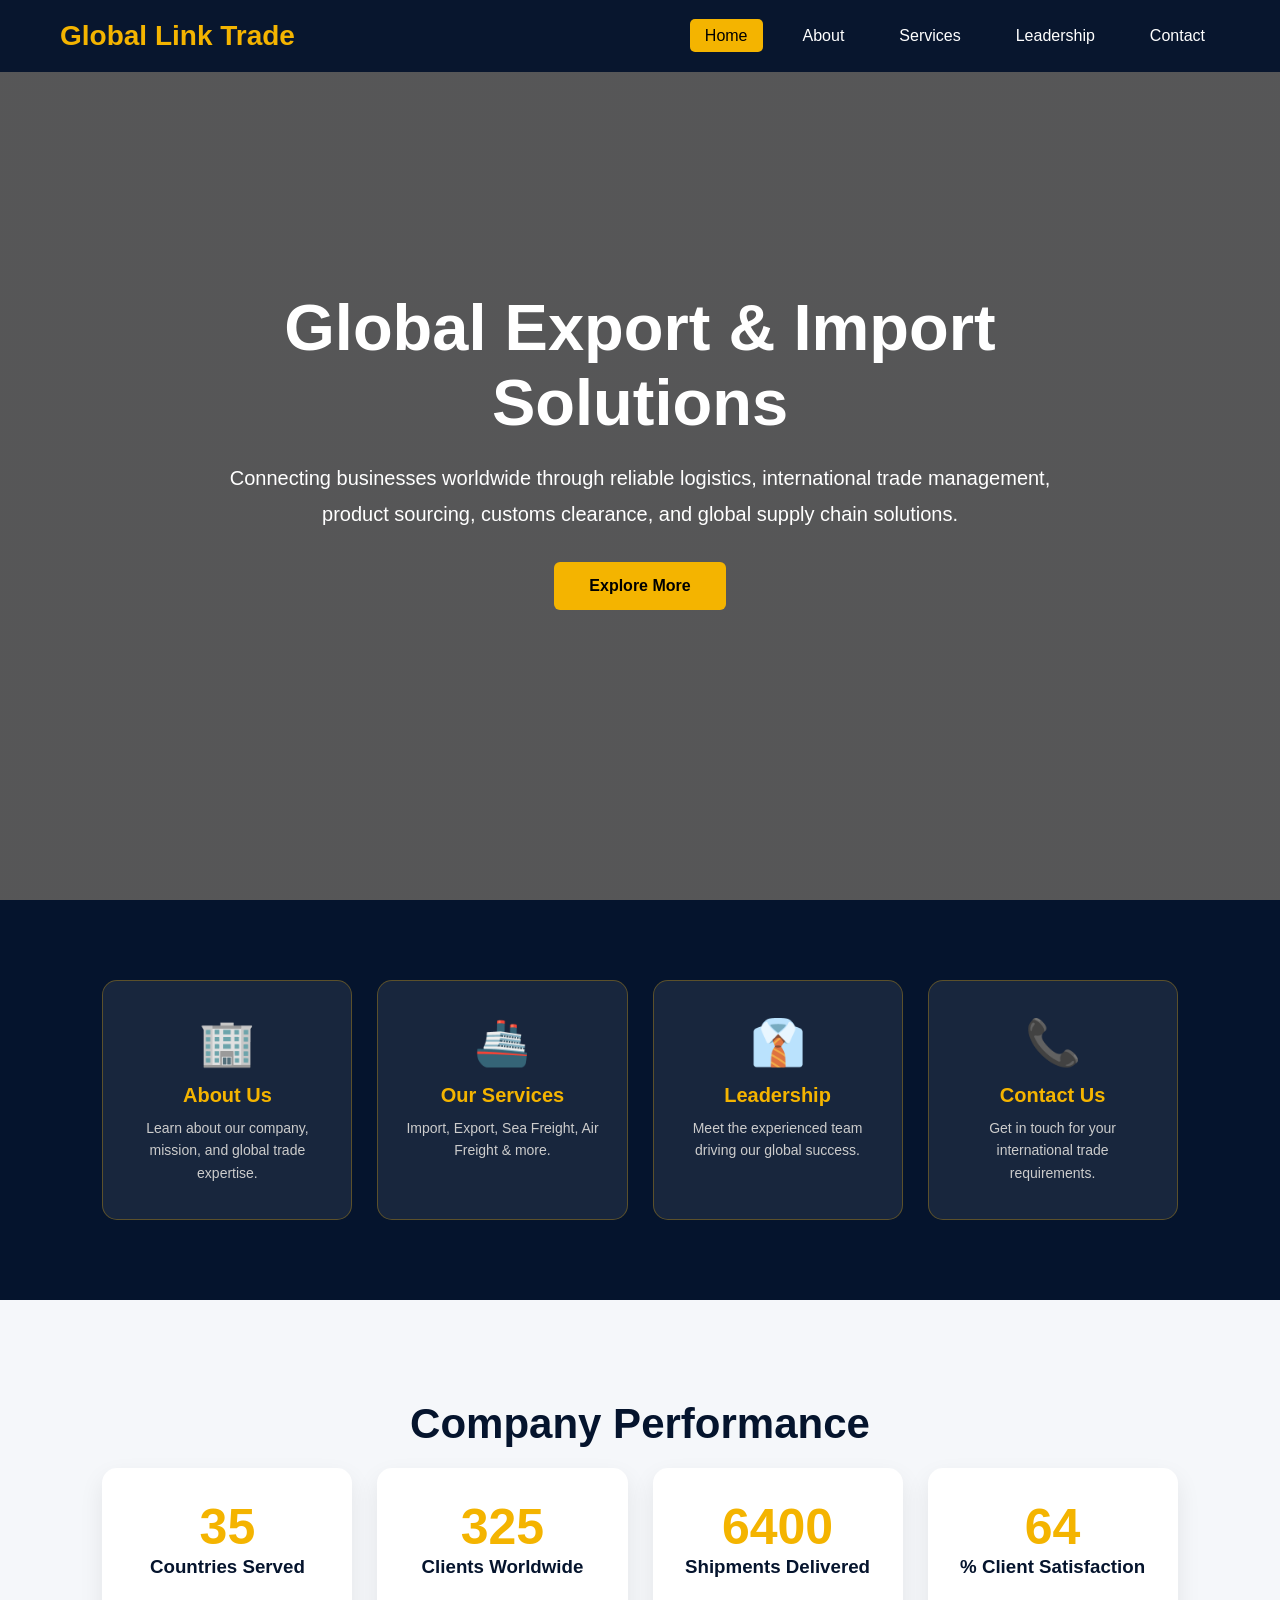
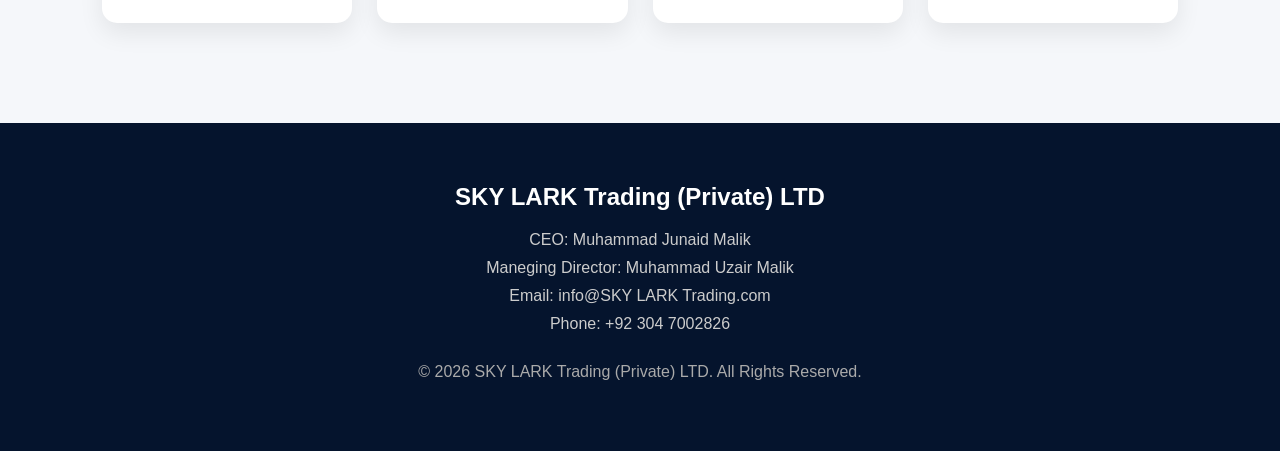
<file: index.html>
<!DOCTYPE html>
<html lang="en">
<head>
    <link rel="icon" type="image/x-icon" href="favicon.ico">
    <meta charset="UTF-8">
    <meta name="viewport" content="width=device-width, initial-scale=1.0">
    <title>SKY LARK Trading (Private) Ltd</title>
    <link rel="stylesheet" href="style.css">
    <style>
        .hero{
            height:100vh;
            background:linear-gradient(rgba(0,0,0,.65),rgba(0,0,0,.65)),
            url("https://images.unsplash.com/photo-1578575437130-527eed3abbec");
            background-size:cover;
            background-position:center;
            display:flex;
            align-items:center;
            justify-content:center;
            text-align:center;
            color:white;
            padding:20px;
        }
        .hero-content{ max-width:850px; }
        .hero h1{ font-size:65px; margin-bottom:20px; }
        .hero p{ font-size:20px; line-height:1.8; margin-bottom:30px; }

        .quick-links{
            display:grid;
            grid-template-columns:repeat(auto-fit,minmax(220px,1fr));
            gap:25px;
            padding:80px 8%;
            background:#05142d;
        }
        .quick-card{
            background:rgba(255,255,255,0.08);
            border:1px solid rgba(244,180,0,0.3);
            padding:35px 25px;
            border-radius:15px;
            text-align:center;
            text-decoration:none;
            color:white;
            transition:.3s;
        }
        .quick-card:hover{
            background:rgba(244,180,0,0.15);
            border-color:#f4b400;
            transform:translateY(-5px);
        }
        .quick-card .icon{ font-size:45px; margin-bottom:15px; }
        .quick-card h3{ color:#f4b400; font-size:20px; margin-bottom:10px; }
        .quick-card p{ color:#ccc; font-size:14px; line-height:1.6; }

        @media(max-width:768px){
            .hero h1{ font-size:40px; }
        }
    </style>
</head>
<body>

<header>
    <div class="navbar">
        <a href="index.html" class="logo">Global Link Trade</a>
        <ul class="nav-links">
            <li><a href="index.html" class="active">Home</a></li>
            <li><a href="about.html">About</a></li>
            <li><a href="services.html">Services</a></li>
            <li><a href="leadership.html">Leadership</a></li>
            <li><a href="contact.html">Contact</a></li>
        </ul>
    </div>
</header>

<!-- HERO -->
<section class="hero">
    <div class="hero-content">
        <h1>Global Export & Import Solutions</h1>
        <p>Connecting businesses worldwide through reliable logistics, international trade management, product sourcing, customs clearance, and global supply chain solutions.</p>
        <a href="about.html" class="btn">Explore More</a>
    </div>
</section>

<!-- QUICK LINKS -->
<div class="quick-links">
    <a href="about.html" class="quick-card">
        <div class="icon">🏢</div>
        <h3>About Us</h3>
        <p>Learn about our company, mission, and global trade expertise.</p>
    </a>
    <a href="services.html" class="quick-card">
        <div class="icon">🚢</div>
        <h3>Our Services</h3>
        <p>Import, Export, Sea Freight, Air Freight & more.</p>
    </a>
    <a href="leadership.html" class="quick-card">
        <div class="icon">👔</div>
        <h3>Leadership</h3>
        <p>Meet the experienced team driving our global success.</p>
    </a>
    <a href="contact.html" class="quick-card">
        <div class="icon">📞</div>
        <h3>Contact Us</h3>
        <p>Get in touch for your international trade requirements.</p>
    </a>
</div>

<!-- STATS -->
<section style="background:#f5f7fa;">
    <h2 class="section-title">Company Performance</h2>
    <div class="service-grid">
        <div class="service-card" style="text-align:center;">
            <h2 style="font-size:50px;color:#f4b400;" class="counter" data-target="35">0</h2>
            <h3>Countries Served</h3>
        </div>
        <div class="service-card" style="text-align:center;">
            <h2 style="font-size:50px;color:#f4b400;" class="counter" data-target="500">0</h2>
            <h3>Clients Worldwide</h3>
        </div>
        <div class="service-card" style="text-align:center;">
            <h2 style="font-size:50px;color:#f4b400;" class="counter" data-target="10000">0</h2>
            <h3>Shipments Delivered</h3>
        </div>
        <div class="service-card" style="text-align:center;">
            <h2 style="font-size:50px;color:#f4b400;" class="counter" data-target="98">0</h2>
            <h3>% Client Satisfaction</h3>
        </div>
    </div>
</section>

<!-- FOOTER -->
<footer>
    <h2>SKY LARK Trading (Private) LTD</h2>
    <p>CEO: Muhammad Junaid Malik</p>
    <p>Maneging Director: Muhammad Uzair Malik</p>
    <p>Email: info@SKY LARK Trading.com</p>
    <p>Phone: +92 304 7002826</p>
    <p style="margin-top:30px;color:#aaa;">© 2026 SKY LARK Trading (Private) LTD. All Rights Reserved.</p>
</footer>

<script>
const counters = document.querySelectorAll('.counter');
counters.forEach(counter => {
    const updateCounter = () => {
        const target = +counter.getAttribute('data-target');
        const count = +counter.innerText;
        const increment = target / 100;
        if(count < target){
            counter.innerText = Math.ceil(count + increment);
            setTimeout(updateCounter, 20);
        } else {
            counter.innerText = target;
        }
    };
    updateCounter();
});
</script>

</body>
</html>
</file>
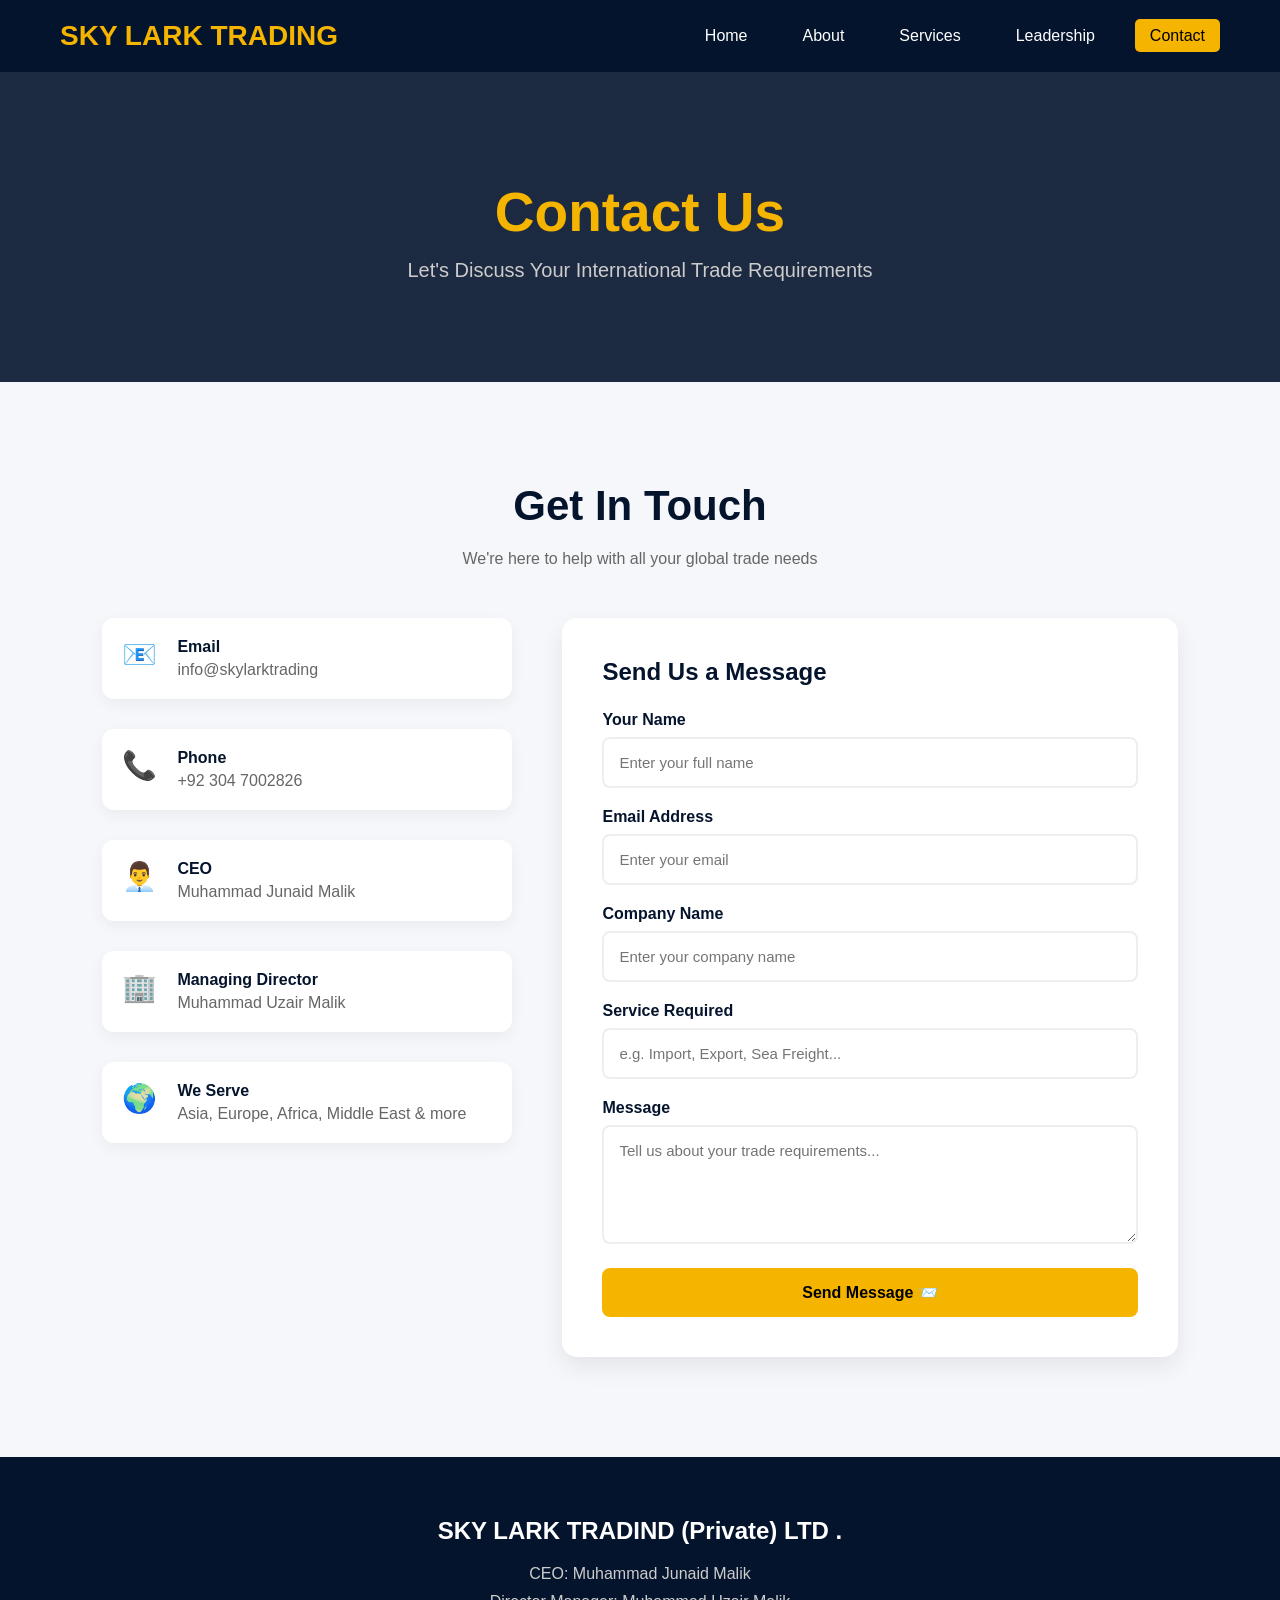
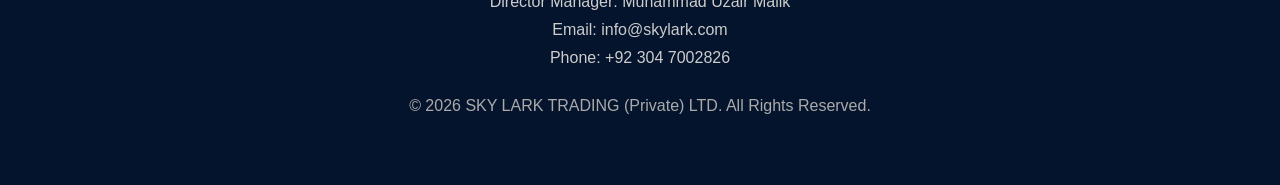
<file: contact.html>
<!DOCTYPE html>
<html lang="en">
<head>
    <link rel="icon" type="image/x-icon" href="favicon.ico">
    <meta charset="UTF-8">
    <meta name="viewport" content="width=device-width, initial-scale=1.0">
    <title>Contact Us - SKY LARK TRADIING</title>
    <link rel="stylesheet" href="style.css">
    <style>
        .contact-grid{
            display:grid;
            grid-template-columns:1fr 1.5fr;
            gap:50px;
            align-items:start;
        }
        .contact-info{ }
        .info-item{
            display:flex;
            align-items:flex-start;
            gap:15px;
            margin-bottom:30px;
            background:white;
            padding:20px;
            border-radius:12px;
            box-shadow:0 5px 15px rgba(0,0,0,.05);
        }
        .info-icon{
            font-size:28px;
            min-width:40px;
        }
        .info-item h4{ color:#05142d; margin-bottom:5px; }
        .info-item p{ color:#666; }

        .contact-form{ background:white; padding:40px; border-radius:15px; box-shadow:0 10px 25px rgba(0,0,0,.08); }
        .form-group{ margin-bottom:20px; }
        .form-group label{ display:block; color:#05142d; font-weight:600; margin-bottom:8px; }
        .form-group input,
        .form-group textarea{
            width:100%;
            padding:15px;
            border:2px solid #eee;
            border-radius:8px;
            font-size:15px;
            transition:.3s;
            outline:none;
        }
        .form-group input:focus,
        .form-group textarea:focus{
            border-color:#f4b400;
        }
        .form-group textarea{ resize:vertical; }
        .submit-btn{
            width:100%;
            padding:15px;
            background:#f4b400;
            border:none;
            border-radius:8px;
            font-size:16px;
            font-weight:bold;
            cursor:pointer;
            transition:.3s;
        }
        .submit-btn:hover{ background:#e6a800; transform:translateY(-2px); }

        @media(max-width:768px){
            .contact-grid{ grid-template-columns:1fr; }
        }
    </style>
</head>
<body>

<header>
    <div class="navbar">
        <a href="index.html" class="logo">SKY LARK TRADING</a>
        <ul class="nav-links">
            <li><a href="index.html">Home</a></li>
            <li><a href="about.html">About</a></li>
            <li><a href="services.html">Services</a></li>
            <li><a href="leadership.html">Leadership</a></li>
            <li><a href="contact.html" class="active">Contact</a></li>
        </ul>
    </div>
</header>

<!-- PAGE HERO -->
<div class="page-hero">
    <h1>Contact Us</h1>
    <p>Let's Discuss Your International Trade Requirements</p>
</div>

<!-- CONTACT SECTION -->
<section>
    <h2 class="section-title">Get In Touch</h2>
    <p class="section-sub">We're here to help with all your global trade needs</p>

    <div class="contact-grid">

        <!-- INFO -->
        <div class="contact-info">
            <div class="info-item">
                <div class="info-icon">📧</div>
                <div>
                    <h4>Email</h4>
                    <p>info@skylarktrading</p>
                </div>
            </div>
            <div class="info-item">
                <div class="info-icon">📞</div>
                <div>
                    <h4>Phone</h4>
                    <p>+92 304 7002826</p>
                </div>
            </div>
            <div class="info-item">
                <div class="info-icon">👨‍💼</div>
                <div>
                    <h4>CEO</h4>
                    <p>Muhammad Junaid Malik</p>
                </div>
            </div>
            <div class="info-item">
                <div class="info-icon">🏢</div>
                <div>
                    <h4> Managing Director</h4>
                    <p>Muhammad Uzair Malik</p>
                </div>
            </div>
            <div class="info-item">
                <div class="info-icon">🌍</div>
                <div>
                    <h4>We Serve</h4>
                    <p>Asia, Europe, Africa, Middle East & more</p>
                </div>
            </div>
        </div>

        <!-- FORM -->
        <div class="contact-form">
            <h3 style="color:#05142d;margin-bottom:25px;font-size:24px;">Send Us a Message</h3>
            <div class="form-group">
                <label>Your Name</label>
                <input type="text" placeholder="Enter your full name">
            </div>
            <div class="form-group">
                <label>Email Address</label>
                <input type="email" placeholder="Enter your email">
            </div>
            <div class="form-group">
                <label>Company Name</label>
                <input type="text" placeholder="Enter your company name">
            </div>
            <div class="form-group">
                <label>Service Required</label>
                <input type="text" placeholder="e.g. Import, Export, Sea Freight...">
            </div>
            <div class="form-group">
                <label>Message</label>
                <textarea rows="5" placeholder="Tell us about your trade requirements..."></textarea>
            </div>
            <button class="submit-btn">Send Message 📨</button>
        </div>

    </div>
</section>

<!-- FOOTER -->
<footer>
    <h2>SKY LARK TRADIND (Private) LTD .</h2></h2>
    <p>CEO: Muhammad Junaid Malik</p>
    <p>Director Manager: Muhammad Uzair Malik</p>
    <p>Email: info@skylark.com</p>
    <p>Phone: +92 304 7002826</p>
    <p style="margin-top:30px;color:#aaa;">© 2026 SKY LARK TRADING (Private) LTD. All Rights Reserved.</p>
</footer>

</body>
</html>
</file>
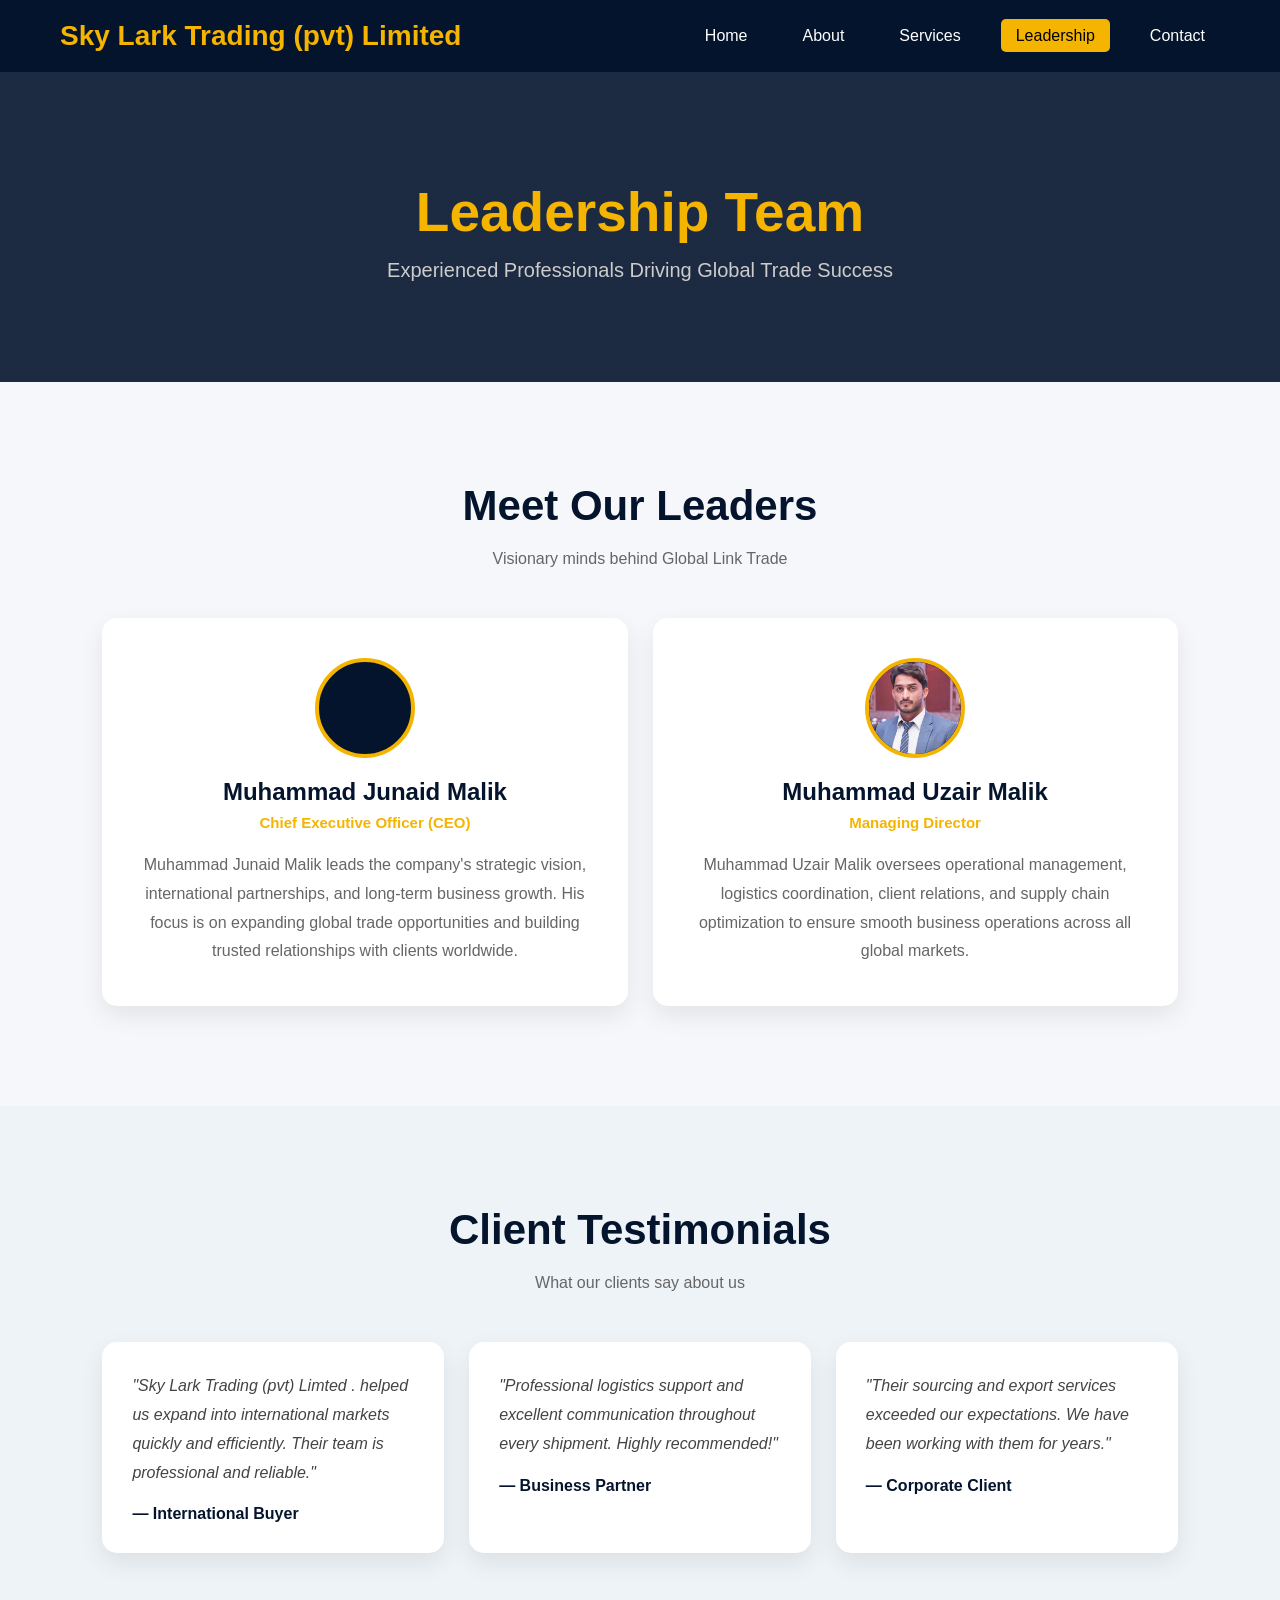
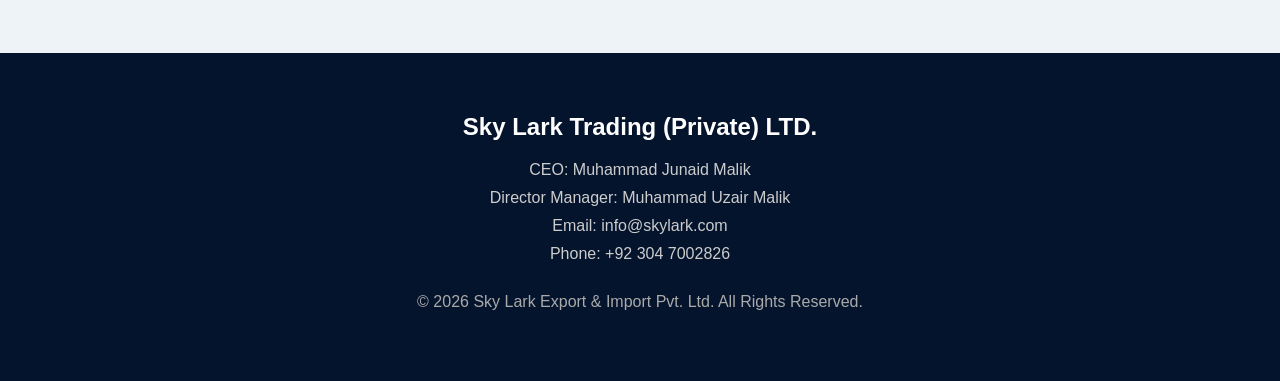
<file: leadership.html>
<!DOCTYPE html>
<html lang="en">
<head>
    <link rel="icon" type="image/x-icon" href="favicon.ico">
    <meta charset="UTF-8">
    <meta name="viewport" content="width=device-width, initial-scale=1.0">
    <title>Leadership - Sky Lark Trading (Pvt) Limited .</title>
    <link rel="stylesheet" href="style.css">
    <style>
        .leader-card{
            background:white;
            padding:40px;
            border-radius:15px;
            box-shadow:0 10px 25px rgba(0,0,0,.08);
            text-align:center;
            transition:.3s;
        }
        .leader-card:hover{ transform:translateY(-10px); }
        .leader-avatar{
            width:100px;
            height:100px;
            background:#05142d;
            border-radius:50%;
            display:flex;
            align-items:center;
            justify-content:center;
            font-size:40px;
            margin:0 auto 20px;
            border:4px solid #f4b400;
        }
        .leader-card h3{ color:#05142d; font-size:24px; margin-bottom:8px; }
        .leader-card h4{ color:#f4b400; margin-bottom:20px; font-size:15px; }
        .leader-card p{ color:#666; line-height:1.8; }

        .testimonials{ background:#eef3f8; }
    </style>
</head>
<body>

<header>
    <div class="navbar">
        <a href="index.html" class="logo">Sky Lark Trading (pvt) Limited</a>
        <ul class="nav-links">
            <li><a href="index.html">Home</a></li>
            <li><a href="about.html">About</a></li>
            <li><a href="services.html">Services</a></li>
            <li><a href="leadership.html" class="active">Leadership</a></li>
            <li><a href="contact.html">Contact</a></li>
        </ul>
    </div>
</header>

<!-- PAGE HERO -->
<div class="page-hero">
    <h1>Leadership Team</h1>
    <p>Experienced Professionals Driving Global Trade Success</p>
</div>

<!-- LEADERSHIP -->
<section>
    <h2 class="section-title">Meet Our Leaders</h2>
    <p class="section-sub">Visionary minds behind Global Link Trade</p>

    <div class="service-grid">
        <div class="leader-card">
            <div class="leader-avatar"></div>
            <h3>Muhammad Junaid Malik</h3>
            <h4>Chief Executive Officer (CEO)</h4>
            <p>Muhammad Junaid Malik leads the company's strategic vision, international partnerships, and long-term business growth. His focus is on expanding global trade opportunities and building trusted relationships with clients worldwide.</p>
        </div>
       <div class="leader-card">
    <div class="leader-avatar">
        <img src="uzair.png" alt="Muhammad Uzair Malik" style="width: 100%; height: 100%; border-radius: 50%; object-fit: cover;">
    </div>
    <h3>Muhammad Uzair Malik</h3>
    <h4>Managing Director</h4> <p>Muhammad Uzair Malik oversees operational management, logistics coordination, client relations, and supply chain optimization to ensure smooth business operations across all global markets.</p>
</div>
    </div>
</section>

<!-- TESTIMONIALS -->
<section class="testimonials">
    <h2 class="section-title">Client Testimonials</h2>
    <p class="section-sub">What our clients say about us</p>

    <div class="service-grid">
        <div class="service-card">
            <p style="font-style:italic;color:#444;line-height:1.8;">"Sky Lark Trading (pvt) Limted . helped us expand into international markets quickly and efficiently. Their team is professional and reliable."</p>
            <br>
            <strong style="color:#05142d;">— International Buyer</strong>
        </div>
        <div class="service-card">
            <p style="font-style:italic;color:#444;line-height:1.8;">"Professional logistics support and excellent communication throughout every shipment. Highly recommended!"</p>
            <br>
            <strong style="color:#05142d;">— Business Partner</strong>
        </div>
        <div class="service-card">
            <p style="font-style:italic;color:#444;line-height:1.8;">"Their sourcing and export services exceeded our expectations. We have been working with them for years."</p>
            <br>
            <strong style="color:#05142d;">— Corporate Client</strong>
        </div>
    </div>
</section>

<!-- FOOTER -->
<footer>
    <h2>Sky Lark Trading (Private) LTD.</h2>
    <p>CEO: Muhammad Junaid Malik</p>
    <p>Director Manager: Muhammad Uzair Malik</p>
    <p>Email: info@skylark.com</p>
    <p>Phone: +92 304 7002826</p>
    <p style="margin-top:30px;color:#aaa;">© 2026 Sky Lark Export & Import Pvt. Ltd. All Rights Reserved.</p>
</footer>

</body>
</html>
</file>
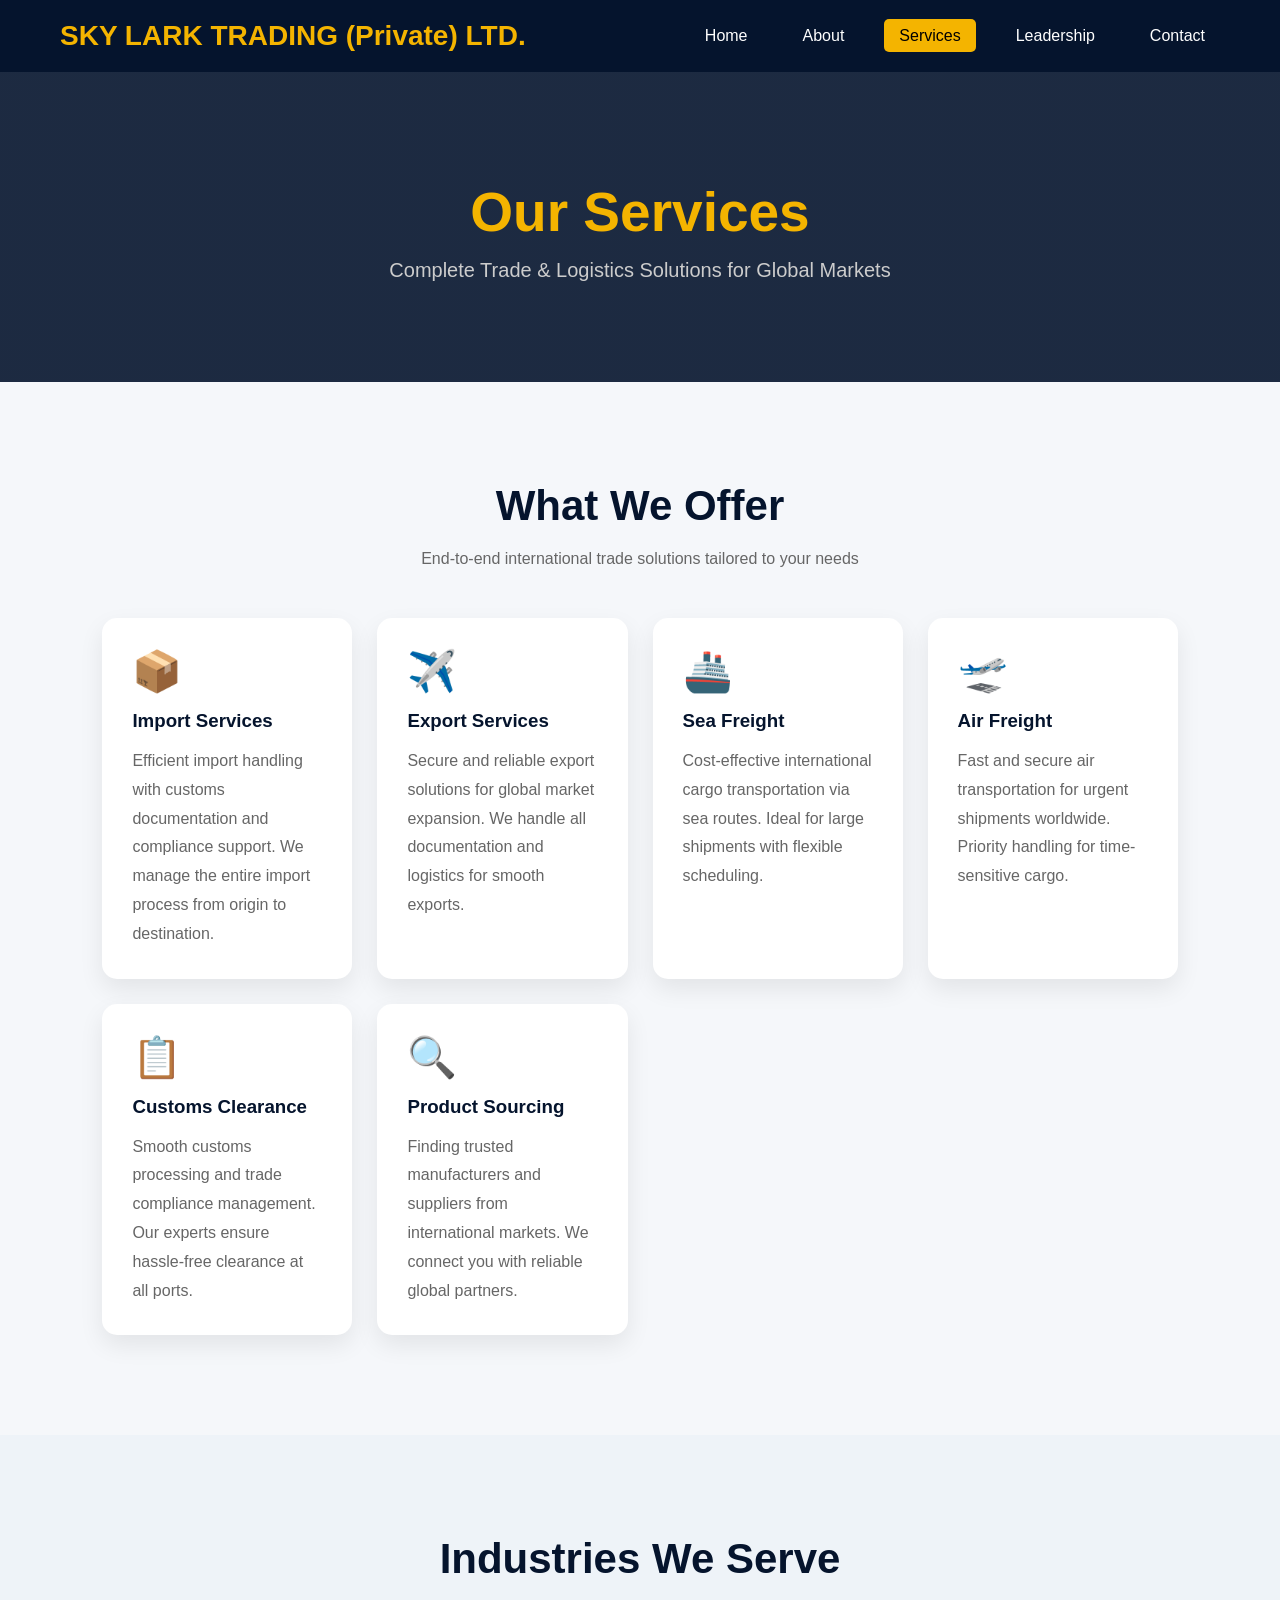
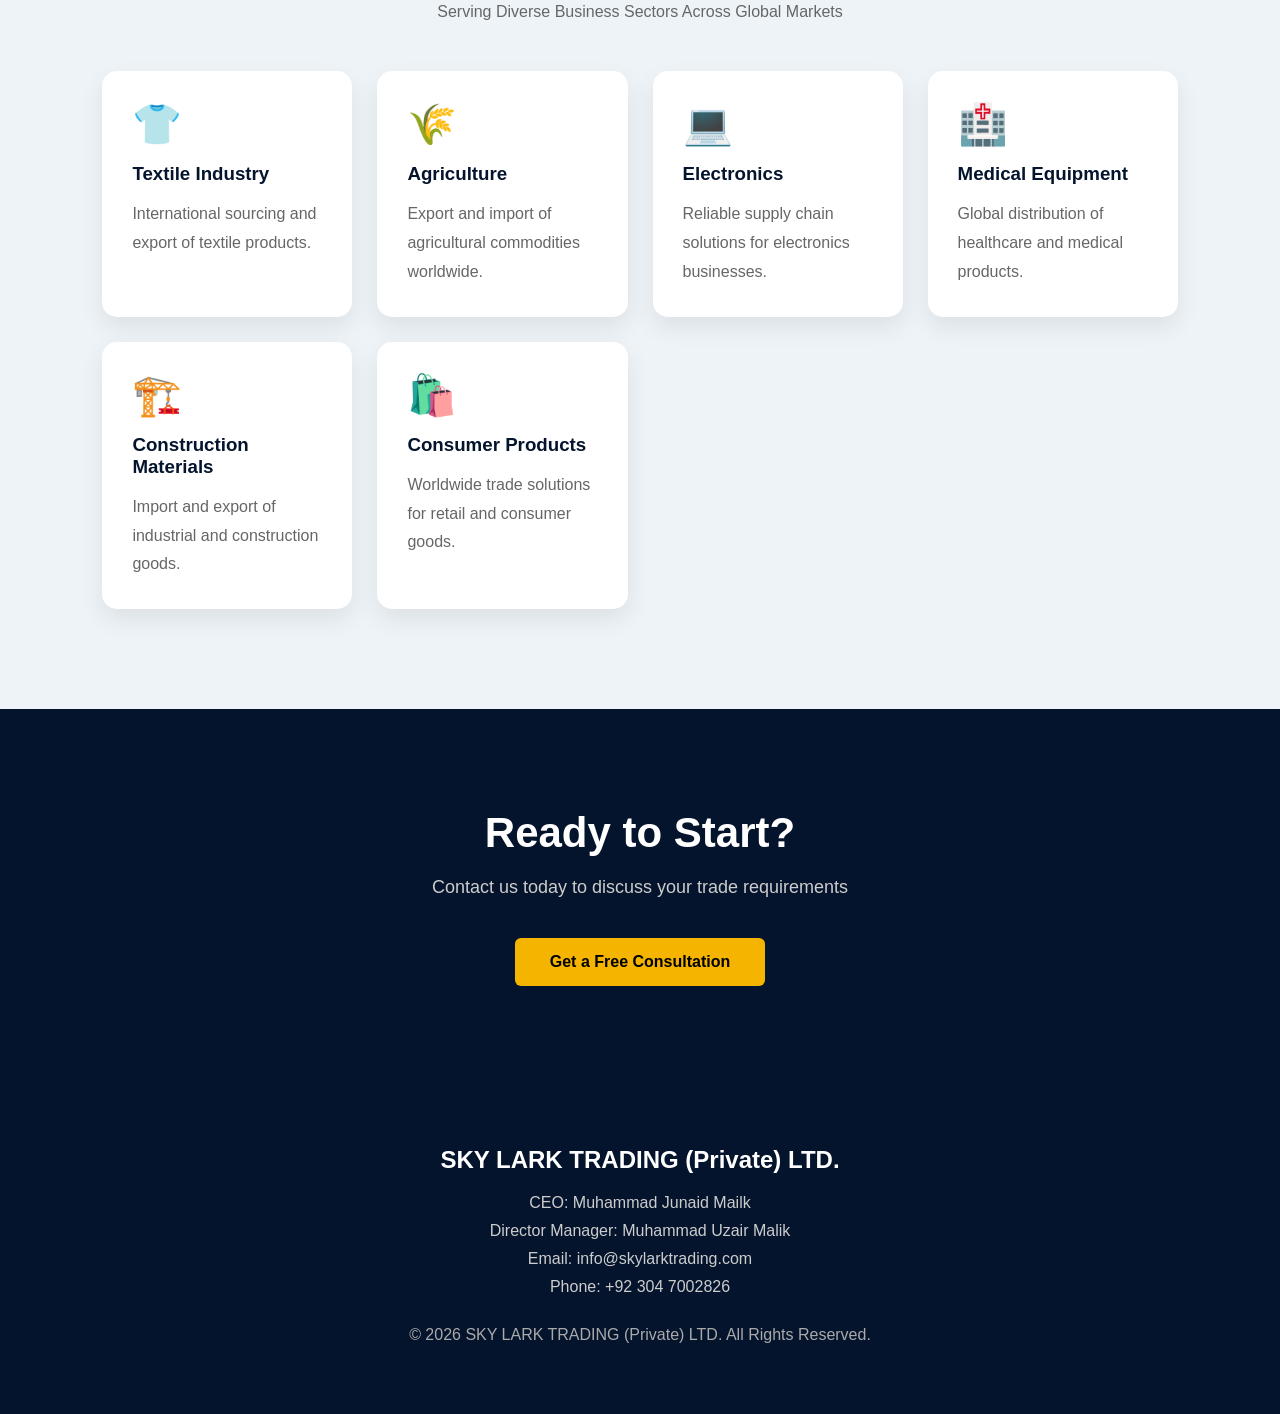
<file: services.html>
<!DOCTYPE html>
<html lang="en">
<head>
    <link rel="icon" type="image/x-icon" href="favicon.ico">
    <meta charset="UTF-8">
    <meta name="viewport" content="width=device-width, initial-scale=1.0">
    <title>Services - SKY LARK (PVT)LTD</title>
    <link rel="stylesheet" href="style.css">
    <style>
        .service-card .icon{ font-size:40px; margin-bottom:15px; }
        .service-card h4{ color:#666; font-size:14px; margin-bottom:10px; font-weight:normal; }
        .industries{ background:#eef3f8; }
    </style>
</head>
<body>

<header>
    <div class="navbar">
        <a href="index.html" class="logo">SKY LARK TRADING (Private) LTD.</a>
        <ul class="nav-links">
            <li><a href="index.html">Home</a></li>
            <li><a href="about.html">About</a></li>
            <li><a href="services.html" class="active">Services</a></li>
            <li><a href="leadership.html">Leadership</a></li>
            <li><a href="contact.html">Contact</a></li>
        </ul>
    </div>
</header>

<!-- PAGE HERO -->
<div class="page-hero">
    <h1>Our Services</h1>
    <p>Complete Trade & Logistics Solutions for Global Markets</p>
</div>

<!-- SERVICES -->
<section>
    <h2 class="section-title">What We Offer</h2>
    <p class="section-sub">End-to-end international trade solutions tailored to your needs</p>

    <div class="service-grid">
        <div class="service-card">
            <div class="icon">📦</div>
            <h3>Import Services</h3>
            <p>Efficient import handling with customs documentation and compliance support. We manage the entire import process from origin to destination.</p>
        </div>
        <div class="service-card">
            <div class="icon">✈️</div>
            <h3>Export Services</h3>
            <p>Secure and reliable export solutions for global market expansion. We handle all documentation and logistics for smooth exports.</p>
        </div>
        <div class="service-card">
            <div class="icon">🚢</div>
            <h3>Sea Freight</h3>
            <p>Cost-effective international cargo transportation via sea routes. Ideal for large shipments with flexible scheduling.</p>
        </div>
        <div class="service-card">
            <div class="icon">🛫</div>
            <h3>Air Freight</h3>
            <p>Fast and secure air transportation for urgent shipments worldwide. Priority handling for time-sensitive cargo.</p>
        </div>
        <div class="service-card">
            <div class="icon">📋</div>
            <h3>Customs Clearance</h3>
            <p>Smooth customs processing and trade compliance management. Our experts ensure hassle-free clearance at all ports.</p>
        </div>
        <div class="service-card">
            <div class="icon">🔍</div>
            <h3>Product Sourcing</h3>
            <p>Finding trusted manufacturers and suppliers from international markets. We connect you with reliable global partners.</p>
        </div>
    </div>
</section>

<!-- INDUSTRIES -->
<section class="industries">
    <h2 class="section-title">Industries We Serve</h2>
    <p class="section-sub">Serving Diverse Business Sectors Across Global Markets</p>

    <div class="service-grid">
        <div class="service-card">
            <div class="icon">👕</div>
            <h3>Textile Industry</h3>
            <p>International sourcing and export of textile products.</p>
        </div>
        <div class="service-card">
            <div class="icon">🌾</div>
            <h3>Agriculture</h3>
            <p>Export and import of agricultural commodities worldwide.</p>
        </div>
        <div class="service-card">
            <div class="icon">💻</div>
            <h3>Electronics</h3>
            <p>Reliable supply chain solutions for electronics businesses.</p>
        </div>
        <div class="service-card">
            <div class="icon">🏥</div>
            <h3>Medical Equipment</h3>
            <p>Global distribution of healthcare and medical products.</p>
        </div>
        <div class="service-card">
            <div class="icon">🏗️</div>
            <h3>Construction Materials</h3>
            <p>Import and export of industrial and construction goods.</p>
        </div>
        <div class="service-card">
            <div class="icon">🛍️</div>
            <h3>Consumer Products</h3>
            <p>Worldwide trade solutions for retail and consumer goods.</p>
        </div>
    </div>
</section>

<!-- CTA -->
<section style="background:#05142d;text-align:center;">
    <h2 class="section-title" style="color:white;">Ready to Start?</h2>
    <p style="color:#ccc;margin-bottom:40px;font-size:18px;">Contact us today to discuss your trade requirements</p>
    <a href="contact.html" class="btn">Get a Free Consultation</a>
</section>

<!-- FOOTER -->
<footer>
    <h2>SKY LARK TRADING (Private) LTD.</h2>
    <p>CEO: Muhammad Junaid Mailk</p>
    <p>Director Manager: Muhammad Uzair Malik</p>
    <p>Email: info@skylarktrading.com</p>
    <p>Phone: +92 304 7002826</p>
    <p style="margin-top:30px;color:#aaa;">© 2026 SKY LARK TRADING (Private) LTD. All Rights Reserved.</p>
</footer>

</body>
</html>
</file>
<file: style.css>
*{
    margin:0;
    padding:0;
    box-sizing:border-box;
    font-family:'Segoe UI',sans-serif;
}

html{
    scroll-behavior:smooth;
}

body{
    background:#f5f7fa;
    color:#222;
}

/* NAVBAR */
header{
    position:fixed;
    top:0;
    left:0;
    width:100%;
    background:rgba(5,20,45,0.95);
    backdrop-filter:blur(10px);
    z-index:1000;
}

.navbar{
    max-width:1200px;
    margin:auto;
    display:flex;
    justify-content:space-between;
    align-items:center;
    padding:20px;
}

.logo{
    color:#f4b400;
    font-size:28px;
    font-weight:700;
    text-decoration:none;
}

.nav-links{
    display:flex;
    list-style:none;
    gap:25px;
}

.nav-links a{
    color:white;
    text-decoration:none;
    font-weight:500;
    transition:.3s;
    padding:8px 15px;
    border-radius:5px;
}

.nav-links a:hover{
    color:#f4b400;
}

.nav-links a.active{
    background:#f4b400;
    color:#000;
}

/* SECTIONS */
section{
    padding:100px 8%;
}

.section-title{
    text-align:center;
    font-size:42px;
    color:#05142d;
    margin-bottom:20px;
}

.section-sub{
    text-align:center;
    color:#666;
    margin-bottom:50px;
}

.btn{
    display:inline-block;
    padding:15px 35px;
    background:#f4b400;
    color:#000;
    text-decoration:none;
    border-radius:6px;
    font-weight:bold;
    transition:.3s;
}

.btn:hover{
    transform:translateY(-3px);
}

/* CARDS */
.service-grid{
    display:grid;
    grid-template-columns:repeat(auto-fit,minmax(250px,1fr));
    gap:25px;
}

.service-card{
    background:white;
    padding:30px;
    border-radius:15px;
    box-shadow:0 10px 25px rgba(0,0,0,.08);
    transition:.3s;
}

.service-card:hover{
    transform:translateY(-10px);
}

.service-card h3{
    color:#05142d;
    margin-bottom:15px;
}

.service-card p{
    color:#666;
    line-height:1.8;
}

/* PAGE HERO (for inner pages) */
.page-hero{
    background:linear-gradient(rgba(5,20,45,0.9),rgba(5,20,45,0.9)),
    url("https://images.unsplash.com/photo-1578575437130-527eed3abbec");
    background-size:cover;
    background-position:center;
    padding:180px 8% 100px;
    color:white;
    text-align:center;
}

.page-hero h1{
    font-size:55px;
    margin-bottom:15px;
    color:#f4b400;
}

.page-hero p{
    font-size:20px;
    color:#ccc;
}

/* FOOTER */
footer{
    background:#05142d;
    color:white;
    padding:60px 8%;
    text-align:center;
}

footer h2{
    margin-bottom:20px;
}

footer p{
    margin-bottom:10px;
    color:#ccc;
}

/* RESPONSIVE */
@media(max-width:768px){
    .page-hero h1{ font-size:35px; }
    .section-title{ font-size:30px; }
    .nav-links{ display:none; }
}
</file>
